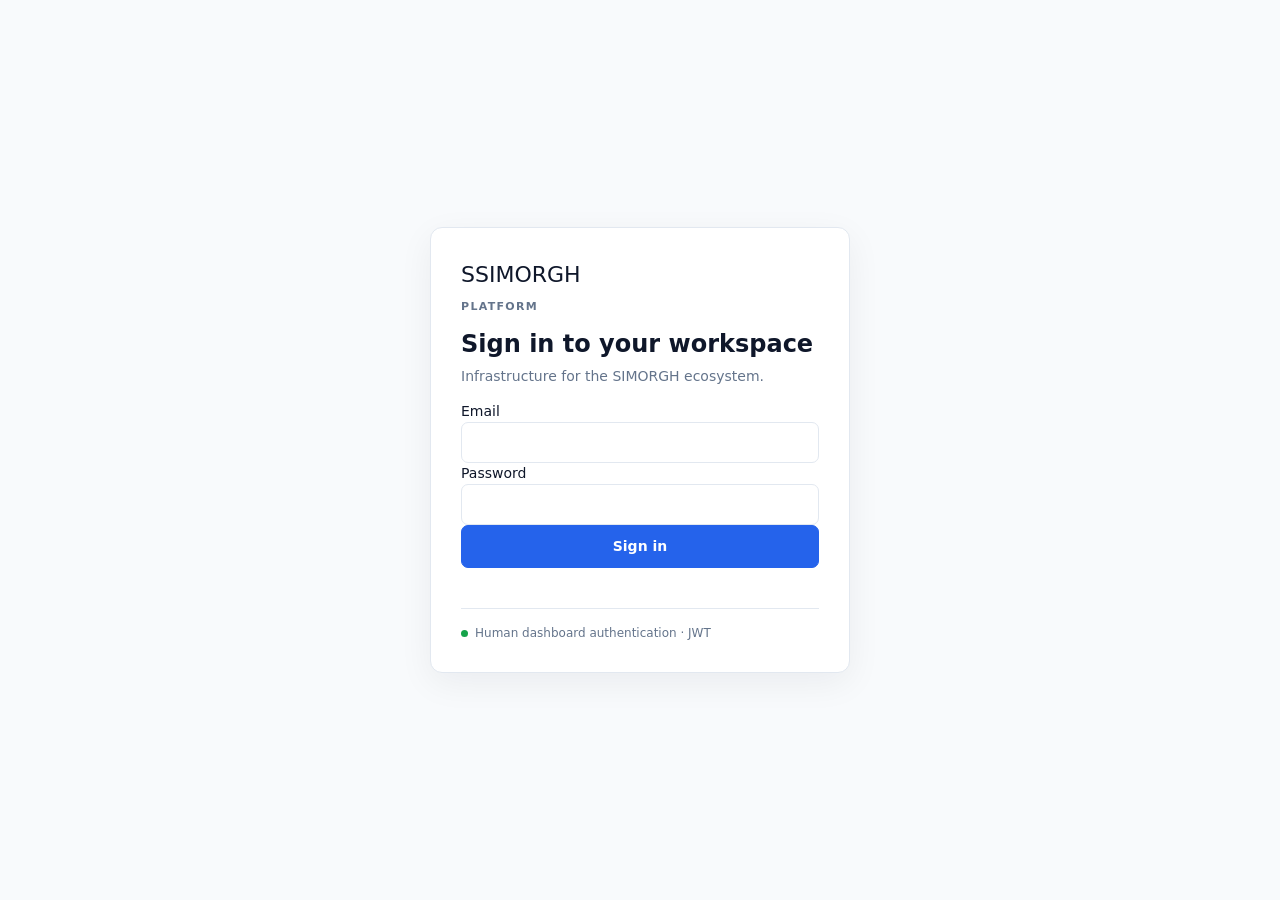
<file: frontend/applications.html>
<!doctype html><html lang="en"><head><meta charset="utf-8"><meta name="viewport" content="width=device-width,initial-scale=1"><title>Applications · SIMORGH Platform</title><link rel="stylesheet" href="css/variables.css"><link rel="stylesheet" href="css/base.css"><link rel="stylesheet" href="css/layout.css"><link rel="stylesheet" href="css/components.css"><link rel="stylesheet" href="css/pages.css"></head><body data-page="applications"><div id="app-shell"></div><main class="main"><header class="page-header"><div><p class="eyebrow">PLATFORM</p><h1>Applications</h1><p class="muted">Application registry and tenant installations.</p></div><div id="header-actions"></div></header><section class="notice warning"><strong>Backend integration pending.</strong> Application and installation models exist, but no application CRUD/list routes are exposed by the current API.</section><section class="panel"><div class="panel-head"><div><h2>Applications</h2><p class="muted">UI-ready · API missing</p></div><span class="badge badge-warning">BACKEND_MISSING</span></div><div class="empty-state"><h3>No live application data</h3><p class="muted">This page intentionally does not use mock production records.</p></div></section></main><script type="module" src="js/app.js"></script></body></html>
</file>
<file: frontend/css/variables.css>
:root{--bg:#F8FAFC;--surface:#FFFFFF;--surface-2:#F1F5F9;--primary:#2563EB;--primary-hover:#1D4ED8;--text:#0F172A;--text-secondary:#64748B;--border:#E2E8F0;--success:#16A34A;--warning:#D97706;--danger:#DC2626;--radius:10px;--sidebar:248px}html[data-theme="dark"]{--bg:#0B1120;--surface:#111827;--surface-2:#172033;--primary:#3B82F6;--primary-hover:#60A5FA;--text:#F8FAFC;--text-secondary:#94A3B8;--border:#1E293B}
</file>
<file: frontend/css/base.css>
*{box-sizing:border-box}html,body{margin:0;min-height:100%;font-family:Inter,ui-sans-serif,system-ui,-apple-system,"Segoe UI",sans-serif;background:var(--bg);color:var(--text)}body{font-size:14px;line-height:1.5}button,input{font:inherit}button{cursor:pointer}a{color:inherit;text-decoration:none}code{font-family:ui-monospace,SFMono-Regular,Menlo,monospace}.muted{color:var(--text-secondary)}.eyebrow{font-size:11px;letter-spacing:.12em;color:var(--text-secondary);font-weight:700;margin:0 0 6px}.hidden{display:none!important}h1,h2,h3,p{margin-top:0}
</file>
<file: frontend/css/layout.css>
.app-shell{display:flex;min-height:100vh}.sidebar{position:fixed;inset:0 auto 0 0;width:var(--sidebar);background:var(--surface);border-right:1px solid var(--border);display:flex;flex-direction:column;padding:18px 14px;z-index:20}.brand{display:flex;align-items:center;gap:9px;font-weight:750}.brand-mark{width:30px;height:30px;border:1px solid var(--border);display:grid;place-items:center;border-radius:8px;color:var(--primary);font-weight:800}.nav{display:grid;gap:3px;margin-top:28px}.nav a{display:flex;gap:10px;padding:9px 10px;border-radius:7px;color:var(--text-secondary)}.nav a:hover,.nav a.active{background:var(--surface-2);color:var(--text)}.nav-icon{width:18px;text-align:center}.sidebar-bottom{margin-top:auto;border-top:1px solid var(--border);padding-top:14px}.workspace{padding:10px;border:1px solid var(--border);border-radius:8px;margin-bottom:10px}.workspace strong,.workspace small{display:block}.workspace small{color:var(--text-secondary)}.sidebar-actions{display:flex;gap:6px}.main{margin-left:var(--sidebar);width:calc(100% - var(--sidebar));padding:30px 34px 50px}.page-header{display:flex;justify-content:space-between;gap:20px;align-items:flex-start;margin-bottom:26px}.page-header h1{font-size:27px;letter-spacing:-.035em;margin-bottom:3px}.mobile-menu{display:none}@media(max-width:800px){.sidebar{transform:translateX(-100%);transition:transform .18s}.sidebar.open{transform:none}.main{margin-left:0;width:100%;padding:20px 16px}.mobile-menu{display:inline-flex!important}.page-header{align-items:center}}
</file>
<file: frontend/css/components.css>
.btn{border:1px solid var(--border);background:var(--surface);color:var(--text);border-radius:7px;padding:8px 12px;font-weight:600}.btn:hover{background:var(--surface-2)}.btn-primary{background:var(--primary);border-color:var(--primary);color:#fff}.btn-primary:hover{background:var(--primary-hover)}.btn-block{width:100%;padding:10px}.metric-grid{display:grid;grid-template-columns:repeat(4,minmax(0,1fr));gap:12px;margin-bottom:18px}.metric{background:var(--surface);border:1px solid var(--border);border-radius:var(--radius);padding:18px}.metric .label,.label{display:block;color:var(--text-secondary);font-size:12px;margin-bottom:7px}.metric strong{font-size:25px;display:block}.panel{background:var(--surface);border:1px solid var(--border);border-radius:var(--radius);padding:18px;margin-bottom:18px}.panel-head{display:flex;justify-content:space-between;gap:14px;align-items:flex-start;margin-bottom:16px}.panel h2{font-size:15px;margin-bottom:3px}.badge{display:inline-flex;border:1px solid var(--border);border-radius:999px;padding:3px 8px;font-size:10px;font-weight:750;color:var(--text-secondary)}.badge-warning{color:var(--warning)}.grid-2{display:grid;grid-template-columns:1fr 1fr;gap:18px}.notice{border:1px solid var(--border);background:var(--surface);padding:12px 14px;border-radius:8px;margin-bottom:18px}.notice.warning{border-color:#f2c46d}.notice.info{border-color:#93b8ff}.state,.chart-empty,.empty-state{text-align:center;padding:38px;color:var(--text-secondary);border:1px dashed var(--border);border-radius:8px;background:var(--surface)}.chart-empty{height:220px;display:grid;place-items:center}.table-wrap{overflow-x:auto}.table{width:100%;border-collapse:collapse}.table th,.table td{text-align:left;padding:11px 10px;border-bottom:1px solid var(--border);white-space:nowrap}.table th{font-size:11px;color:var(--text-secondary)}.inline-form{display:flex;gap:8px}.inline-form input{flex:1}input{width:100%;border:1px solid var(--border);background:var(--surface);color:var(--text);border-radius:7px;padding:9px 10px;outline:none}input:focus{border-color:var(--primary)}.form-error{min-height:20px;color:var(--danger)}.result pre{white-space:pre-wrap;word-break:break-word;background:var(--surface-2);padding:12px;border-radius:7px}.credential-model{display:grid;grid-template-columns:repeat(3,1fr);gap:12px}.credential-model>div{border:1px solid var(--border);padding:12px;border-radius:8px}.login-page{display:grid;place-items:center;min-height:100vh;background:var(--bg)}.login-shell{width:min(420px,calc(100% - 32px))}.login-card{background:var(--surface);border:1px solid var(--border);border-radius:12px;padding:30px;box-shadow:0 10px 35px rgba(15,23,42,.06)}.brand-lg{font-size:22px;justify-content:center;margin-bottom:8px}.login-card h1{font-size:24px;margin:10px 0 4px}.login-note{border-top:1px solid var(--border);margin-top:20px;padding-top:15px;color:var(--text-secondary);font-size:12px}.status-dot{display:inline-block;width:7px;height:7px;background:var(--success);border-radius:50%;margin-right:7px}@media(max-width:900px){.metric-grid{grid-template-columns:repeat(2,1fr)}.grid-2{grid-template-columns:1fr}.credential-model{grid-template-columns:1fr}}@media(max-width:520px){.metric-grid{grid-template-columns:1fr}.inline-form{flex-direction:column}}
</file>
<file: frontend/css/pages.css>
.cap-list{display:grid;gap:8px}.cap{display:flex;justify-content:space-between;padding:10px 0;border-bottom:1px solid var(--border)}.cap:last-child{border-bottom:0}
</file>
